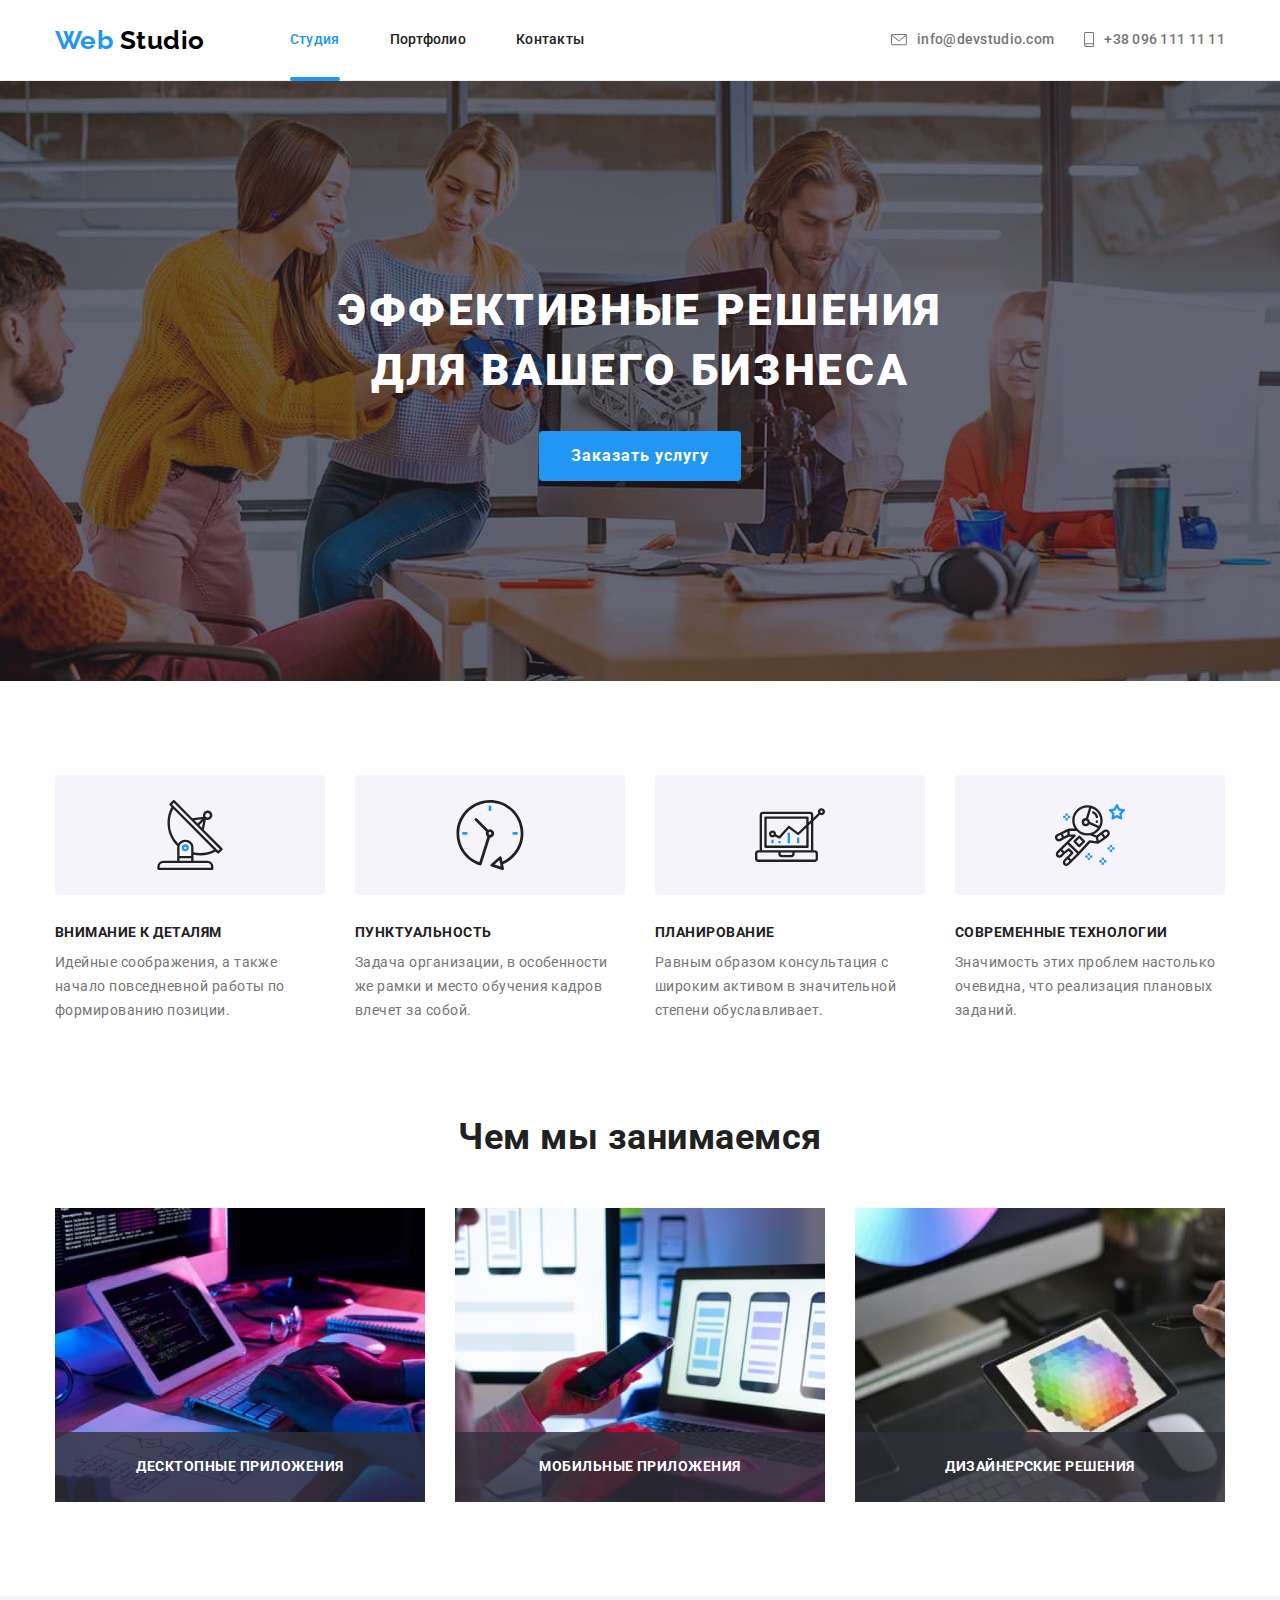
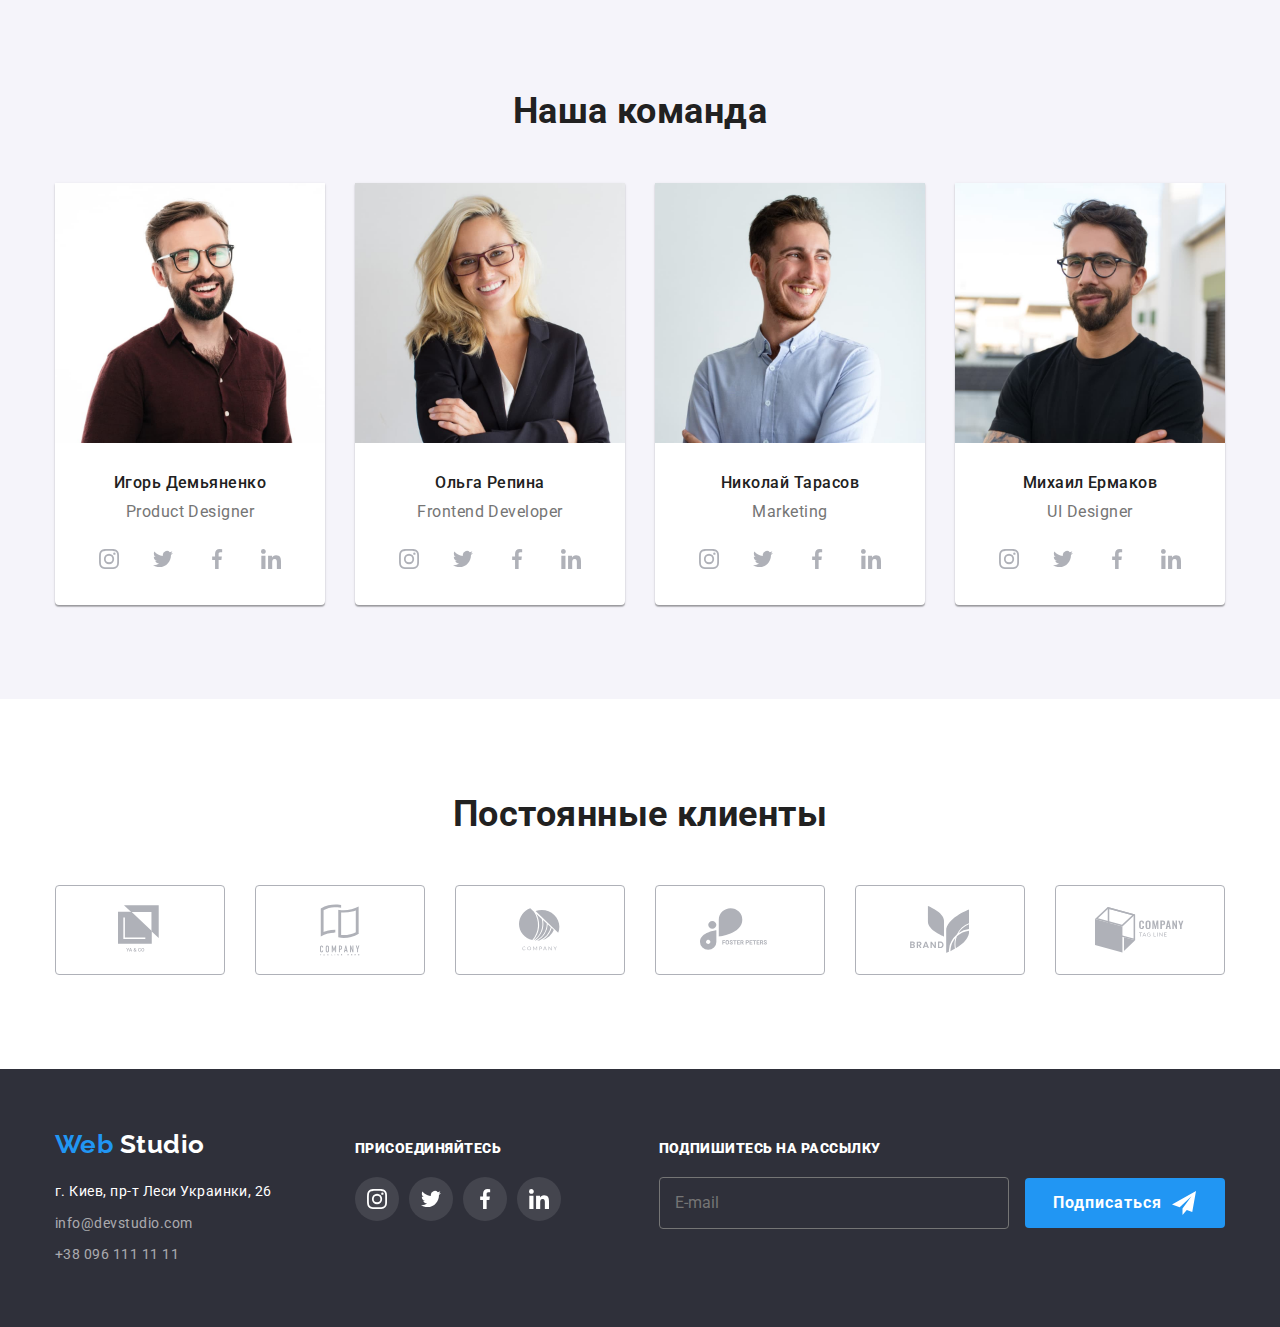
<file: index.html>
<!DOCTYPE html>
<html lang="ru">
	<head>
		<meta charset="UTF-8" />
		<meta name="viewport" content="width=device-width, initial-scale=1.0" />
		<title>Web Studio</title>
		<link
			href="https://fonts.googleapis.com/css2?family=Raleway:wght@700&family=Roboto:wght@400;500;700;900&display=swap"
			rel="stylesheet"
		/>
		<link rel="stylesheet" href="./css/normalize.css" />
		<link rel="stylesheet" href="./css/styles.css" />
	</head>

	<body>
		<!-- Header -->
		<header class="header">
			<div class="container header-flexbox">
				<nav class="header-nav">
					<a href="./index.html" lang="en" class="logo no-margin-bottom link">
						Web
						<span class="logo-header">Studio</span>
					</a>

					<ul class="site-nav list">
						<li>
							<a href="./index.html" class="link current">Студия</a>
						</li>
						<li><a href="./portfolio.html" class="link">Портфолио</a></li>
						<li><a href="#" class="link">Контакты</a></li>
					</ul>
				</nav>

				<ul class="contacts list">
					<li class="contacts-item">
						<a href="mailto:info@devstudio.com" target="_blank" rel="noopener noreferrer" class="link" aria-label="Написать e-mail">
							<svg class="icon-envelope contacts-icon">
								<use href="./images/icons/sprite.svg#icon-envelope"></use>
							</svg>
							info@devstudio.com
						</a>
					</li>
					<li class="contacts-item">
						<a href="tel:+380961111111" class="link" aria-label="Позвонить">
							<svg class="icon-smartphone contacts-icon">
								<use href="./images/icons/sprite.svg#icon-smartphone"></use>
							</svg>
							+38 096 111 11 11
						</a>
					</li>
				</ul>
			</div>
		</header>

		<main>
			<!-- Hero -->
			<section class="hero-section">
				<div class="overlay hero-flexbox">
					<div class="container">
							<h1 class="hero-title">Эффективные решения для вашего бизнеса</h1>
							<button type="button" class="hero-button" data-modal-open>Заказать услугу</button>
					</div>
				</div>
			</section>

			<!-- Our advantages -->
			<section class="section">
				<div class="container">
					<h2 class="visually-hidden">Наши преимущества</h2>
					<ul class="advantages list">
						<li class="advantages-item">
							<div class="advantages-icon-place">
								<svg class="advantages-icon">
								<use href=./images/icons/sprite.svg#icon-antenna></use>
							</svg>
							</div>
							<div class="advantages-description">
								<h3>Внимание к деталям</h3>
								<p>
									Идейные соображения, а также начало повседневной работы по формированию позиции.
								</p>
							</div>
						</li>
						<li class="advantages-item">
							<div class="advantages-icon-place">
								<svg class="advantages-icon">
								<use href=./images/icons/sprite.svg#icon-clock></use>
							</svg>
							</div>
							<div class="advantages-description">
								<h3>Пунктуальность</h3>
								<p>
									Задача организации, в особенности же рамки и место обучения кадров влечет за собой.
								</p>
							</div>
						</li>
						<li class="advantages-item">
							<div class="advantages-icon-place">
								<svg class="advantages-icon">
								<use href=./images/icons/sprite.svg#icon-diagram></use>
							</svg>
							</div>
					<div class="advantages-description">
								<h3>Планирование</h3>
								<p>
									Равным образом консультация с широким активом в значительной степени обуславливает.
								</p>
							</div>
						</li>
						<li class="advantages-item">
							<div class="advantages-icon-place">
								<svg class="advantages-icon">
								<use href=./images/icons/sprite.svg#icon-astronaut></use>
							</svg>
							</div>
					<div class="advantages-description">
								<h3>Современные технологии</h3>
								<p>
									Значимость этих проблем настолько очевидна, что реализация плановых заданий.
								</p>
							</div>
						</li>
					</ul>
				</div>
			</section>

			<!-- Our services -->
			<section class="section no-padding">
				<div class="container">
					<h2 class="section-title">Чем мы занимаемся</h2>

					<ul class="services list">
						<li class="services-item">
							<img src="./images/services/desktop.jpg" alt="Десктопные приложения" width="370" />
							<h3>Десктопные приложения</h3>
						</li>
						<li class="services-item">
							<img src="./images/services/mobile.jpg" alt="Мобильные приложения" width="370" />
							<h3>Мобильные приложения</h3>
						</li>
						<li class="services-item">
							<img src="./images/services/design.jpg" alt="Дизайн" width="370" />
							<h3>Дизайнерские решения</h3>
						</li>
					</ul>
				</div>
			</section>

			<!-- Our team -->
			<section class="section secondary-background">
				<div class="container">
					<h2 class="section-title">Наша команда</h2>
					<ul class="team list">
						<li class="team-card">
							<img src="./images/team/igor-demianenko.jpg" alt="Игорь Демьяненко" width="270" />
							<div class="team-member-information">
								<h3>Игорь Демьяненко</h3>
								<p lang="en">Product Designer</p>
								<ul class="list social-links">
									<li class="social-links-item">
										<a href="#" target="_blank" rel="noopener noreferrer" aria-label='Ссылка на Instagram'>
											<svg class="socials-icon">
												<use href='./images/icons/sprite.svg#icon-instagram'></use>
											</svg>
										</a>
									</li>
									<li class="social-links-item">
										<a href="#" target="_blank" rel="noopener noreferrer" aria-label='Ссылка на Twitter'>
											<svg class="socials-icon">
												<use href='./images/icons/sprite.svg#icon-twitter'></use>
											</svg>
										</a>
									</li>
									<li class="social-links-item">
										<a href="#" target="_blank" rel="noopener noreferrer" aria-label='Ссылка на Facebook'>
											<svg class="socials-icon">
												<use href='./images/icons/sprite.svg#icon-facebook'></use>
											</svg>
										</a>
									</li>
									<li class="social-links-item">
										<a href="#" target="_blank" rel="noopener noreferrer" aria-label='Ссылка на LinkedIn'>
											<svg class="socials-icon">
												<use href='./images/icons/sprite.svg#icon-linkedin'></use>
											</svg>
										</a>
									</li>
								</ul>
							</div>
						</li>
						<li class="team-card">
							<img src="./images/team/olga-repina.jpg" alt="Ольга Репина" width="270" />
							<div class="team-member-information">
								<h3>Ольга Репина</h3>
								<p lang="en">Frontend Developer</p>
								<ul class="list social-links">
									<li class="social-links-item">
										<a href="#" target="_blank" rel="noopener noreferrer" aria-label='Ссылка на Instagram'>
											<svg class="socials-icon">
												<use href='./images/icons/sprite.svg#icon-instagram'></use>
											</svg>
										</a>
									</li>
									<li class="social-links-item">
										<a href="#" target="_blank" rel="noopener noreferrer" aria-label='Ссылка на Twitter'>
											<svg class="socials-icon">
												<use href='./images/icons/sprite.svg#icon-twitter'></use>
											</svg>
										</a>
									</li>
									<li class="social-links-item">
										<a href="#" target="_blank" rel="noopener noreferrer" aria-label='Ссылка на Facebook'>
											<svg class="socials-icon">
												<use href='./images/icons/sprite.svg#icon-facebook'></use>
											</svg>
										</a>
									</li>
									<li class="social-links-item">
										<a href="#" target="_blank" rel="noopener noreferrer" aria-label='Ссылка на LinkedIn'>
											<svg class="socials-icon">
												<use href='./images/icons/sprite.svg#icon-linkedin'></use>
											</svg>
										</a>
									</li>
								</ul>
							</div>
						</li>
						<li class="team-card">
							<img src="./images/team/nikolai-tarasov.jpg" alt="Николай Тарасов" width="270" />
							<div class="team-member-information">
								<h3>Николай Тарасов</h3>
								<p lang="en">Marketing</p>
								<ul class="list social-links">
									<li class="social-links-item">
										<a href="#" target="_blank" rel="noopener noreferrer" aria-label='Ссылка на Instagram'>
											<svg class="socials-icon">
												<use href='./images/icons/sprite.svg#icon-instagram'></use>
											</svg>
										</a>
									</li>
									<li class="social-links-item">
										<a href="#" target="_blank" rel="noopener noreferrer" aria-label='Ссылка на Twitter'>
											<svg class="socials-icon">
												<use href='./images/icons/sprite.svg#icon-twitter'></use>
											</svg>
										</a>
									</li>
									<li class="social-links-item">
										<a href="#" target="_blank" rel="noopener noreferrer" aria-label='Ссылка на Facebook'>
											<svg class="socials-icon">
												<use href='./images/icons/sprite.svg#icon-facebook'></use>
											</svg>
										</a>
									</li>
									<li class="social-links-item">
										<a href="#" target="_blank" rel="noopener noreferrer" aria-label='Ссылка на LinkedIn'>
											<svg class="socials-icon">
												<use href='./images/icons/sprite.svg#icon-linkedin'></use>
											</svg>
										</a>
									</li>
								</ul>
							</div>
						</li>
						<li class="team-card">
							<img src="./images/team/mihail-ermakov.jpg" alt="Михаил Ермаков" width="270" />
							<div class="team-member-information">
								<h3>Михаил Ермаков</h3>
								<p lang="en">UI Designer</p>
								<ul class="list social-links">
									<li class="social-links-item">
										<a href="#" target="_blank" rel="noopener noreferrer" aria-label='Ссылка на Instagram'>
											<svg class="socials-icon">
												<use href='./images/icons/sprite.svg#icon-instagram'></use>
											</svg>
										</a>
									</li>
									<li class="social-links-item">
										<a href="#" target="_blank" rel="noopener noreferrer" aria-label='Ссылка на Twitter'>
											<svg class="socials-icon">
												<use href='./images/icons/sprite.svg#icon-twitter'></use>
											</svg>
										</a>
									</li>
									<li class="social-links-item">
										<a href="#" target="_blank" rel="noopener noreferrer">
											<svg class="socials-icon">
												<use href='./images/icons/sprite.svg#icon-facebook' aria-label='Ссылка на Facebook'></use>
											</svg>
										</a>
									</li>
									<li class="social-links-item">
										<a href="#" target="_blank" rel="noopener noreferrer" aria-label='Ссылка на LinkedIn'>
											<svg class="socials-icon">
												<use href='./images/icons/sprite.svg#icon-linkedin'></use>
											</svg>
										</a>
									</li>
								</ul>
							</div>
						</li>
					</ul>
				</div>
			</section>

			<!-- Our clients -->
			<section class="section">
				<div class="container">
					<h2 class="section-title">Постоянные клиенты</h2>
					<ul class="clients list">
						<li class="clients-item">
							<a href="#" target="_blank" rel="noopener noreferrer">
								<svg class="clients-logo-icon" width=45 height=50>
									<use href='./images/icons/sprite.svg#icon-logo1'></use>
								</svg>
							</a>
						</li>
						<li class="clients-item">
							<a href="#" target="_blank" rel="noopener noreferrer">
								<svg class="clients-logo-icon" width=40 height=52>
									<use href='./images/icons/sprite.svg#icon-logo2'></use>
								</svg>
							</a>
						</li>
						<li class="clients-item">
							<a href="#" target="_blank" rel="noopener noreferrer">
								<svg class="clients-logo-icon" width=41 height=43>
									<use href='./images/icons/sprite.svg#icon-logo3'></use>
								</svg>
							</a>
						</li>
						<li class="clients-item">
							<a href="#" target="_blank" rel="noopener noreferrer">
								<svg class="clients-logo-icon" width=80 height=43>
									<use href='./images/icons/sprite.svg#icon-logo4'></use>
								</svg>
							</a>
						</li>
						<li class="clients-item">
							<a href="#" target="_blank" rel="noopener noreferrer">
								<svg class="clients-logo-icon" width=59 height=47>
									<use href='./images/icons/sprite.svg#icon-logo5'></use>
								</svg>
							</a>
						</li>
						<li class="clients-item">
							<a href="#" target="_blank" rel="noopener noreferrer">
								<svg class="clients-logo-icon" width=89 height=46>
									<use href='./images/icons/sprite.svg#icon-logo6'></use>
								</svg>
							</a>
						</li>
					</ul>
				</div>
			</section>
		</main>

		<!-- Footer -->
		<footer class="footer">
			<div class="container footer-flexbox">
				<div class="footer-information footer-flexbox">
					<div class="footer-contacts-block">
						<a href="./index.html" lang="en" class="logo link">
							Web
							<span class="logo-footer">Studio</span>
						</a>
						<address class="address">
							г. Киев, пр-т Леси Украинки, 26
						</address>

						<ul class="contacts-footer list">
							<li>
								<a href="mailto:info@devstudio.com" target="_blank" rel="noopener noreferrer" class="link">
									info@devstudio.com
								</a>
							</li>
							<li><a href="tel:+380961111111" class="link">+38 096 111 11 11</a></li>
						</ul>
					</div>

					<div class="footer-contacts-block">
						<p class="call-to-action"><b>Присоединяйтесь</b></p>
						<ul class="footer-social-links-list list">
							<li class="footer-social-links-item">
								<a href="#" target="_blank" rel="noopener noreferrer" aria-label='Ссылка на Instagram'>
									<svg class="footer-socials-icon">
										<use href='./images/icons/sprite.svg#icon-instagram'>
										</use>
									</svg>
								</a>
							</li>
							<li class="footer-social-links-item">
								<a href="#" target="_blank" rel="noopener noreferrer" aria-label='Ссылка на Twitter'>
									<svg class="footer-socials-icon">
										<use href='./images/icons/sprite.svg#icon-twitter'>
										</use>
									</svg>
								</a>
							</li>
							<li class="footer-social-links-item">
								<a href="#" target="_blank" rel="noopener noreferrer" aria-label='Ссылка на Facebook'>
									<svg class="footer-socials-icon">
										<use href='./images/icons/sprite.svg#icon-facebook'>
										</use>
									</svg>
								</a>
							</li>
							<li class="footer-social-links-item">
								<a href="#" target="_blank" rel="noopener noreferrer" aria-label='Ссылка на LinkedIn'>
									<svg class="footer-socials-icon">
										<use href='./images/icons/sprite.svg#icon-linkedin'>
										</use>
									</svg>
								</a>
							</li>
						</ul>
					</div>
				</div>

				<div class="footer-information form">
					<div>
						<p class="call-to-action"><b>Подпишитесь на рассылку</b></p>
						<form>
							<input type="email" placeholder="E-mail" />
							<button class="form-button">Подписаться
								<svg class='button-icon'>
									<use href='./images/icons/sprite.svg#icon-plane'></use>
								</svg>
							</button>
						</form>
					</div>
				</div>
			</div>
		</footer>

		<!-- Modal -->

		<div class="modal-backdrop is-hidden" data-modal>
			<div class="modal">
				<button class="close-button" data-modal-close>
					<svg class="close-button-icon">
						<use href="./images/icons/sprite.svg#icon-close-button"></use>
					</svg>
				</button>
			</div>
		</div>
		<script src="./js/modal.js"></script>
	</body>
</html>
</file>
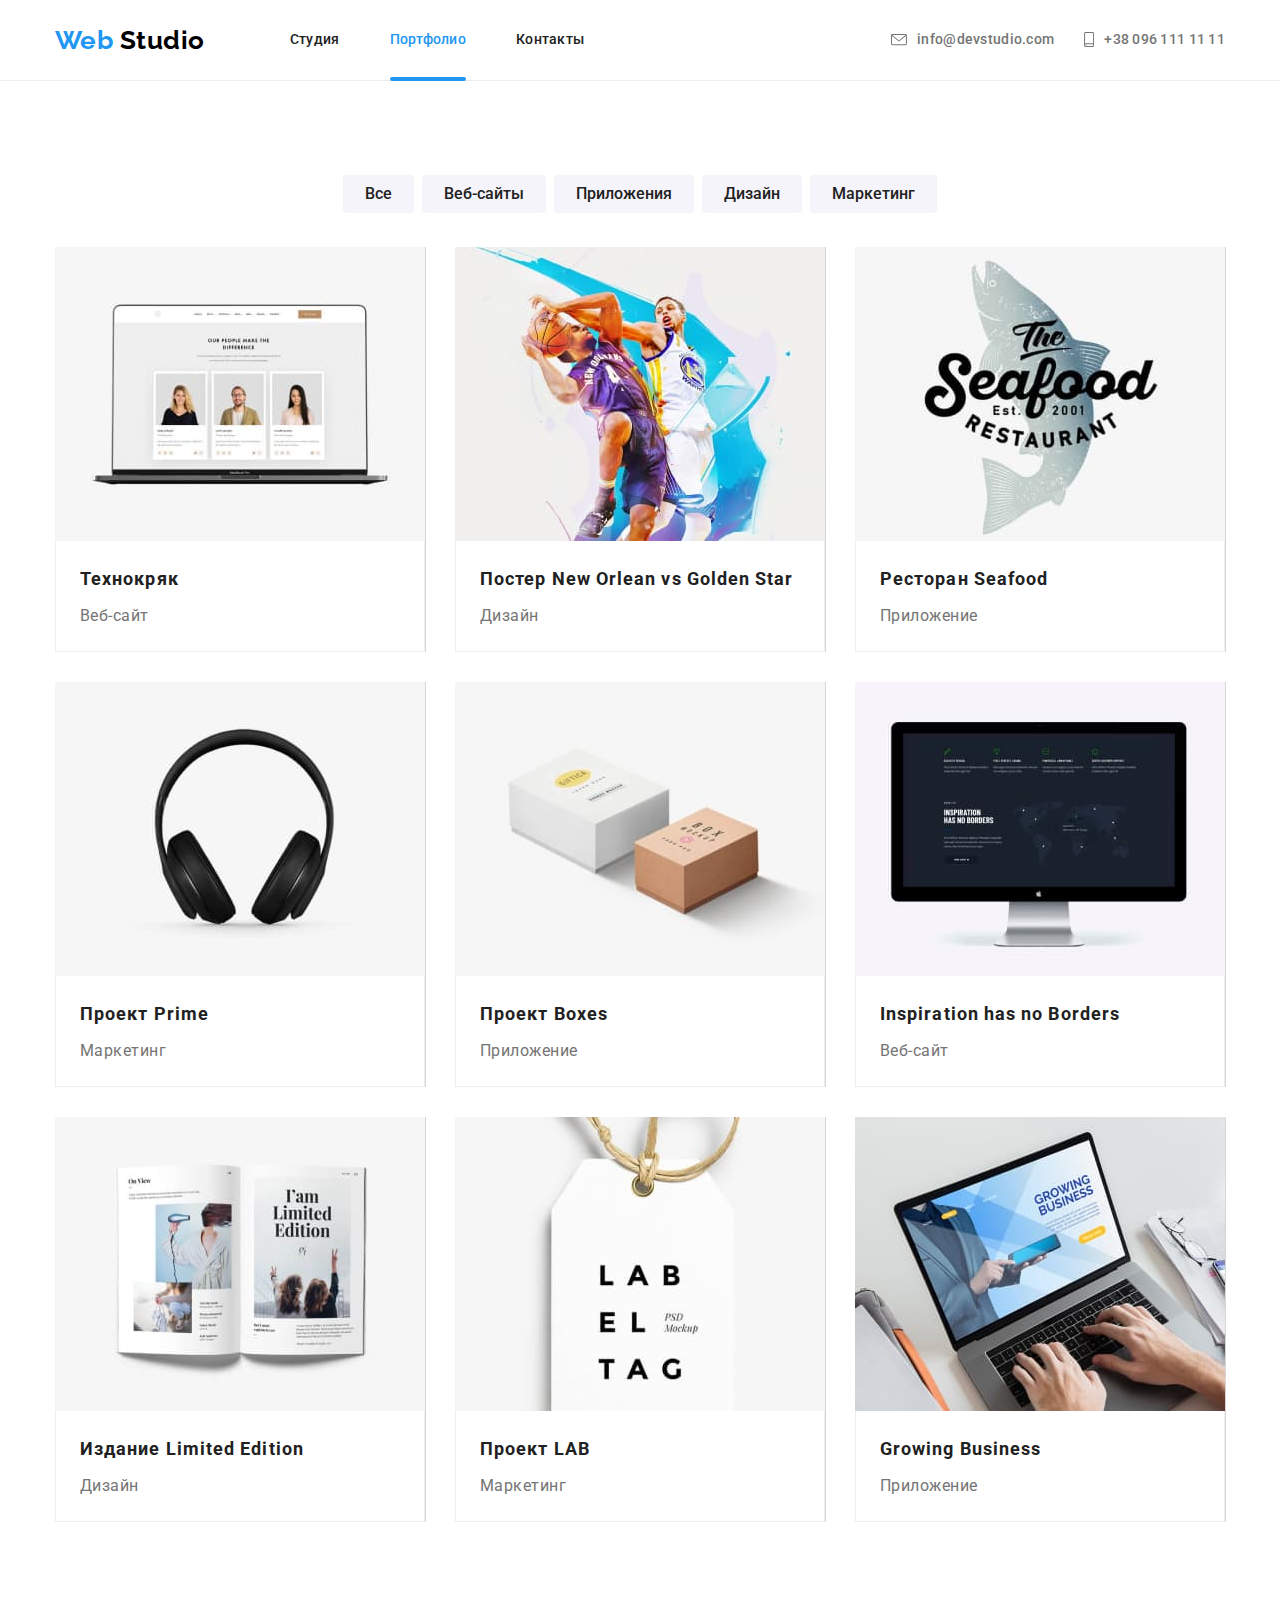
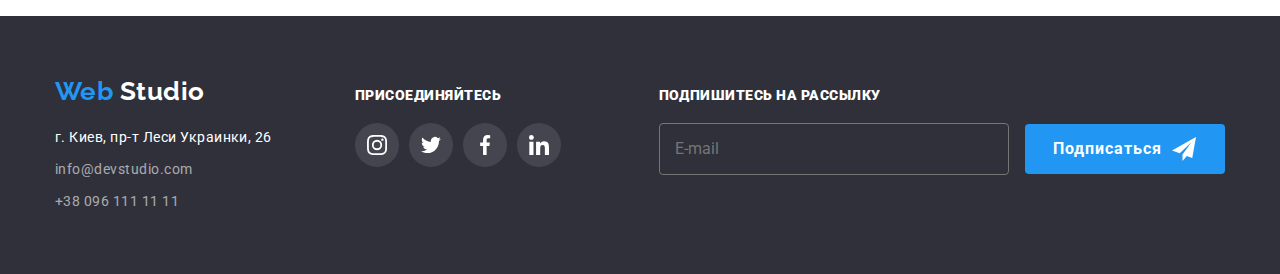
<file: portfolio.html>
<!DOCTYPE html>
<html lang="ru">
	<head>
		<meta charset="UTF-8" />
		<meta name="viewport" content="width=device-width, initial-scale=1.0" />
		<title>Portfolio - Web Studio</title>
		<link
			href="https://fonts.googleapis.com/css2?family=Raleway:wght@700&family=Roboto:wght@400;500;700;900&display=swap"
			rel="stylesheet"
		/>
		<link rel="stylesheet" href="./css/normalize.css" />
		<link rel="stylesheet" href="./css/styles.css" />
	</head>
	<body>
		<!-- Header -->
		<header class="header">
			<div class="container header-flexbox">
				<nav class="header-nav">
					<a href="./index.html" lang="en" class="logo no-margin-bottom link">
						Web
						<span class="logo-header">Studio</span>
					</a>

					<ul class="site-nav list">
						<li>
							<a href="./index.html" class="link">Студия</a>
						</li>
						<li><a href="./portfolio.html" class="link current">Портфолио</a></li>
						<li><a href="#" class="link">Контакты</a></li>
					</ul>
				</nav>

				<ul class="contacts list">
					<li class="contacts-item">
						<a href="mailto:info@devstudio.com" target="_blank" rel="noopener noreferrer" class="link">
							<svg class="icon-envelope contacts-icon">
								<use href="./images/icons/sprite.svg#icon-envelope"></use>
							</svg>
							info@devstudio.com
						</a>
					</li>
					<li class="contacts-item">
						<a href="tel:+380961111111" class="link">
							<svg class="icon-smartphone contacts-icon">
								<use href="./images/icons/sprite.svg#icon-smartphone"></use>
							</svg>
							+38 096 111 11 11
						</a>
					</li>
				</ul>
			</div>
		</header>

		<main>
			<section class="section">
				<div class="container">
					<h1 class="visually-hidden">Портфолио</h1>

					<!-- Filter -->
					<ul class="portfolio-filter list">
						<li><button type="button">Все</button></li>
						<li><button type="button">Веб-сайты</button></li>
						<li><button type="button">Приложения</button></li>
						<li><button type="button">Дизайн</button></li>
						<li><button type="button">Маркетинг</button></li>
					</ul>

					<!-- Projects -->
					<ul class="portfolio-projects list">
						<li class="portfolio-card">
							<a href="#" target="_blank" rel="noopener noreferrer" class="link">
								<div class="overlay-box">
									<img src="./images/portfolio/techno.jpg" alt="Сайт на экране ноутбука" width="370" />
									<div class="overlay-project-information">
										<p>
											Технокряк это современная площадка распространения коронавируса. Компании используют эту платформу
											для цифрового шпионажа и атак на защищённые сервера конкурентов.
										</p>
									</div>
								</div>
								<div class="portfolio-project-information">
									<h2>Технокряк</h2>
									<p>Веб-сайт</p>
								</div>
							</a>
						</li>
						<li class="portfolio-card">
							<a href="#" target="_blank" rel="noopener noreferrer" class="link">
								<div class="overlay-box">
									<img
										src="./images/portfolio/new-orleans-vs-golden-star.jpg"
										alt="Постер для баскетбольного матча"
										width="370"
									/>
									<div class="overlay-project-information">
										<p>
											Lorem ipsum dolor sit amet consectetur adipisicing elit. Reiciendis praesentium, culpa expedita et
											dolorem animi? Impedit laboriosam dolor dignissimos numquam id! Quae ut dolorum nam earum
											doloremque pariatur voluptas consectetur.
										</p>
									</div>
								</div>
								<div class="portfolio-project-information">
									<h2>Постер New Orlean vs Golden Star</h2>
									<p>Дизайн</p>
								</div>
							</a>
						</li>
						<li class="portfolio-card">
							<a href="#" target="_blank" rel="noopener noreferrer" class="link">
								<div class="overlay-box">
									<img
										src="./images/portfolio/seafood-restaurant.jpg"
										alt="Логотип ресторана морепродуктов"
										width="370"
									/>
									<div class="overlay-project-information">
										<p>
											Lorem ipsum dolor sit amet consectetur adipisicing elit. Magnam illum eligendi dolores amet qui
											fugit delectus. Eum sequi iusto ad aspernatur labore perspiciatis? Vero vel qui sed, officiis
											totam adipisci!
										</p>
									</div>
								</div>
								<div class="portfolio-project-information">
									<h2>
										Ресторан
										<span lang="en">Seafood</span>
									</h2>
									<p>Приложение</p>
								</div>
							</a>
						</li>
						<li class="portfolio-card">
							<a href="#" target="_blank" rel="noopener noreferrer" class="link">
								<div class="overlay-box">
									<img src="./images/portfolio/prime-project.jpg" alt="Наушники" width="370" />
									<div class="overlay-project-information">
										<p>
											Lorem ipsum dolor sit amet consectetur adipisicing elit. Eveniet voluptatem dolor asperiores,
											incidunt maiores mollitia delectus possimus. Nulla vel veritatis dolores assumenda corrupti odit,
											cum molestiae magnam itaque. At, minus!
										</p>
									</div>
								</div>
								<div class="portfolio-project-information">
									<h2>
										Проект
										<span lang="en">Prime</span>
									</h2>
									<p>Маркетинг</p>
								</div>
							</a>
						</li>
						<li class="portfolio-card">
							<a href="#" target="_blank" rel="noopener noreferrer" class="link">
								<div class="overlay-box">
									<img src="./images/portfolio/boxes-project.jpg" alt="Коробки" width="370" />
									<div class="overlay-project-information">
										<p>
											Lorem ipsum dolor sit amet consectetur adipisicing elit. Eveniet voluptatem dolor asperiores,
											incidunt maiores mollitia delectus possimus. Nulla vel veritatis dolores assumenda corrupti odit,
											cum molestiae magnam itaque. At, minus!
										</p>
									</div>
								</div>
								<div class="portfolio-project-information">
									<h2>
										Проект
										<span lang="en">Boxes</span>
									</h2>
									<p>Приложение</p>
								</div>
							</a>
						</li>
						<li class="portfolio-card">
							<a href="#" target="_blank" rel="noopener noreferrer" class="link">
								<div class="overlay-box">
									<img src="./images/portfolio/desktop.jpg" alt="Монитор ПК" width="370" />
									<div class="overlay-project-information">
										<p>
											Lorem ipsum dolor sit amet consectetur adipisicing elit. Eveniet voluptatem dolor asperiores,
											incidunt maiores mollitia delectus possimus. Nulla vel veritatis dolores assumenda corrupti odit,
											cum molestiae magnam itaque. At, minus!
										</p>
									</div>
								</div>
								<div class="portfolio-project-information">
									<h2 lang="en">Inspiration has no Borders</h2>
									<p>Веб-сайт</p>
								</div>
							</a>
						</li>
						<li class="portfolio-card">
							<a href="#" target="_blank" rel="noopener noreferrer" class="link">
								<div class="overlay-box">
									<img src="./images/portfolio/limited-edition.jpg" alt="Разворот журнала" width="370" />
									<div class="overlay-project-information">
										<p>
											Lorem ipsum dolor sit amet consectetur adipisicing elit. Eveniet voluptatem dolor asperiores,
											incidunt maiores mollitia delectus possimus. Nulla vel veritatis dolores assumenda corrupti odit,
											cum molestiae magnam itaque. At, minus!
										</p>
									</div>
								</div>
								<div class="portfolio-project-information">
									<h2>
										Издание
										<span lang="en">Limited Edition</span>
									</h2>
									<p>Дизайн</p>
								</div>
							</a>
						</li>
						<li class="portfolio-card">
							<a href="#" target="_blank" rel="noopener noreferrer" class="link">
								<div class="overlay-box">
									<img src="./images/portfolio/lab-tag-project.jpg" alt="Этикетка" width="370" />
									<div class="overlay-project-information">
										<p>
											Lorem ipsum dolor sit amet consectetur adipisicing elit. Eveniet voluptatem dolor asperiores,
											incidunt maiores mollitia delectus possimus. Nulla vel veritatis dolores assumenda corrupti odit,
											cum molestiae magnam itaque. At, minus!
										</p>
									</div>
								</div>
								<div class="portfolio-project-information">
									<h2>
										Проект
										<span lang="en">LAB</span>
									</h2>
									<p>Маркетинг</p>
								</div>
							</a>
						</li>
						<li class="portfolio-card">
							<a href="#" target="_blank" rel="noopener noreferrer" class="link">
								<div class="overlay-box">
									<img src="./images/portfolio/laptop.jpg" alt="Ноутбук" width="370" />
									<div class="overlay-project-information">
										<p>
											Lorem ipsum dolor sit amet consectetur adipisicing elit. Eveniet voluptatem dolor asperiores,
											incidunt maiores mollitia delectus possimus. Nulla vel veritatis dolores assumenda corrupti odit,
											cum molestiae magnam itaque. At, minus!
										</p>
									</div>
								</div>
								<div class="portfolio-project-information">
									<h2 lang="en">Growing Business</h2>
									<p>Приложение</p>
								</div>
							</a>
						</li>
					</ul>
				</div>
			</section>
		</main>

		<!-- Footer -->
		<footer class="footer">
			<div class="container footer-flexbox">
				<div class="footer-information footer-flexbox">
					<div class="footer-contacts-block">
						<a href="./index.html" lang="en" class="logo link">
							Web
							<span class="logo-footer">Studio</span>
						</a>
						<address class="address">
							г. Киев, пр-т Леси Украинки, 26
						</address>

						<ul class="contacts-footer list">
							<li>
								<a href="mailto:info@devstudio.com" target="_blank" rel="noopener noreferrer" class="link">
									info@devstudio.com
								</a>
							</li>
							<li><a href="tel:+380961111111" class="link">+38 096 111 11 11</a></li>
						</ul>
					</div>

					<div class="footer-contacts-block">
						<p class="call-to-action"><b>Присоединяйтесь</b></p>
						<ul class="footer-social-links-list list">
							<li class="footer-social-links-item">
								<a href="#" target="_blank" rel="noopener noreferrer">
									<svg class="footer-socials-icon">
										<use href="./images/icons/sprite.svg#icon-instagram"></use>
									</svg>
								</a>
							</li>
							<li class="footer-social-links-item">
								<a href="#" target="_blank" rel="noopener noreferrer">
									<svg class="footer-socials-icon">
										<use href="./images/icons/sprite.svg#icon-twitter"></use>
									</svg>
								</a>
							</li>
							<li class="footer-social-links-item">
								<a href="#" target="_blank" rel="noopener noreferrer">
									<svg class="footer-socials-icon">
										<use href="./images/icons/sprite.svg#icon-facebook"></use>
									</svg>
								</a>
							</li>
							<li class="footer-social-links-item">
								<a href="#" target="_blank" rel="noopener noreferrer">
									<svg class="footer-socials-icon">
										<use href="./images/icons/sprite.svg#icon-linkedin"></use>
									</svg>
								</a>
							</li>
						</ul>
					</div>
				</div>

				<div class="footer-information form">
					<div>
						<p class="call-to-action"><b>Подпишитесь на рассылку</b></p>
						<form>
							<input type="email" placeholder="E-mail" />
							<button class="form-button">
								Подписаться
								<svg class="button-icon">
									<use href="./images/icons/sprite.svg#icon-plane"></use>
								</svg>
							</button>
						</form>
					</div>
				</div>
			</div>
		</footer>
	</body>
</html>
</file>
<file: css/styles.css>
/* Basic palette */
:root {
	--primary-title-color: #212121;
	--primary-text-color: #757575;
	--primary-white-color: #ffffff;
	--primary-black-color: #000000;
	--secondary-bg-color: #f5f4fa;
	--footer-bg-color: #2f303a;
	--accent-color: #2196f3;
	--primary-icons-color: #afb1b8;
}

/* Global css properties */
html {
	box-sizing: border-box;
}

*,
*::before,
*::after {
	box-sizing: inherit;
}

body {
	font-family: "Roboto", sans-serif;
	letter-spacing: 0.03em;
}

img {
	display: block;
	max-width: 100%;
	height: auto;
}

/* Rules for reseting properties */
.link {
	text-decoration: none;
}

.list {
	margin: 0;
	padding: 0;
	list-style: none;
}

.container {
	width: 1200px;
	padding-right: 15px;
	padding-left: 15px;
	margin-right: auto;
	margin-left: auto;
}

/* Header */
/* Site navigation */
.header {
	border-bottom: 1px solid #ececec;
}

.header-flexbox {
	display: flex;
	align-items: center;
}

.header-nav {
	display: flex;
	align-items: center;
	margin-right: auto;
}

.site-nav {
	display: flex;
}

.site-nav li:not(:last-child) {
	margin-right: 50px;
}

.site-nav a {
	display: block;
	padding-top: 32px;
	padding-bottom: 32px;

	font-weight: 500;
	font-size: 14px;
	line-height: 1.14;
	letter-spacing: 0.02em;

	color: var(--primary-title-color);

	transition: color 250ms cubic-bezier(0.4, 0, 0.2, 1);
}

.site-nav a:hover,
.site-nav a:focus {
	color: var(--accent-color);
}

.site-nav .current {
	position: relative;

	color: var(--accent-color);
}

.site-nav .current::after {
	content: " ";
	position: absolute;

	bottom: -1px;
	left: 0;

	width: 100%;
	height: 4px;

	background-color: var(--accent-color);
	border-radius: 2px;
}

/* Logo */
.logo {
	display: block;
	margin-right: 85px;
	margin-bottom: 20px;

	font-family: "Raleway", sans-serif;
	font-weight: 700;
	font-size: 26px;
	line-height: 1.19;

	color: var(--accent-color);
}

/* Logo in header */
.logo-header {
	color: var(--primary-black-color);
}

.logo.no-margin-bottom {
	margin-bottom: 0;
}

/* Logo in footer */
.logo-footer {
	color: var(--primary-white-color);
}

/* Contacts in header */
.contacts {
	display: flex;
}

.contacts-item:not(:last-child) {
	margin-right: 30px;
}

.contacts-item a {
	display: inline-flex;
	align-items: center;
	padding-top: 32px;
	padding-bottom: 32px;

	font-weight: 500;
	font-size: 14px;
	line-height: 1.14;
	letter-spacing: 0.02em;

	color: var(--primary-text-color);

	transition: color 250ms cubic-bezier(0.4, 0, 0.2, 1);
}

.contacts-item a:hover,
.contacts-item a:focus {
	color: var(--accent-color);
}

.contacts-icon {
	margin-right: 10px;
	fill: currentColor;
}

.icon-envelope {
	width: 16px;
	height: 12px;
}

.icon-smartphone {
	width: 10px;
	height: 15px;
}

/* Hero section */
.hero-section {
	text-align: center;
}

.overlay {
	height: 600px;
	max-width: 1600px;

	margin-right: auto;
	margin-left: auto;

	background-color: rgba(47, 48, 58, 0.4);
	background-image: linear-gradient(to right, rgba(47, 48, 58, 0.4), rgba(47, 48, 58, 0.4)),
		url("../images/background/hero-bg-image.jpg");
	background-repeat: no-repeat;
	background-position: center;
	background-size: cover;
}

.hero-flexbox {
	display: flex;
	align-items: center;
}

.hero-title {
	margin-top: 0;
	margin-right: auto;
	margin-bottom: 30px;
	margin-left: auto;
	width: 696px;

	font-weight: 900;
	font-size: 44px;
	line-height: 1.36;
	letter-spacing: 0.06em;
	text-transform: uppercase;

	color: var(--primary-white-color);
}

.hero-button {
	display: inline-flex;
	align-items: center;
	min-width: 200px;
	min-height: 50px;

	padding-top: 10px;
	padding-right: 32px;
	padding-bottom: 10px;
	padding-left: 32px;
	border-radius: 4px;

	/* font-family: inherit; */
	font-weight: 700;
	font-size: 16px;
	line-height: 1.87;
	letter-spacing: 0.06em;

	color: var(--primary-white-color);

	background-color: var(--accent-color);
	border: transparent;

	cursor: pointer;

	transition: color 250ms cubic-bezier(0.4, 0, 0.2, 1), background-color 250ms cubic-bezier(0.4, 0, 0.2, 1);
}

.hero-button:hover,
.hero-button:focus {
	color: var(--accent-color);
	background-color: var(--primary-white-color);
}

/* Advantages section */
.section {
	padding-top: 94px;
	padding-bottom: 94px;
}

.visually-hidden {
	position: absolute !important;
	clip: rect(1px 1px 1px 1px);
	/* IE6, IE7 */
	clip: rect(1px, 1px, 1px, 1px);
	padding: 0 !important;
	border: 0 !important;
	height: 1px !important;
	width: 1px !important;
	overflow: hidden;
}

.advantages {
	display: flex;
	flex-wrap: wrap;
}

.advantages-description {
	padding-top: 30px;
}

.advantages-item {
	width: calc((100% - 30px * 3) / 4);
}

.advantages-item:not(:nth-child(4n)) {
	margin-right: 30px;
}

.advantages-icon-place {
	display: flex;
	justify-content: center;
	align-items: center;
	border-radius: 4px;

	width: 270px;
	height: 120px;
	background-color: var(--secondary-bg-color);
}
.advantages-icon {
	width: 70px;
	height: 70px;
}

.advantages h3 {
	margin-top: 0;
	margin-bottom: 10px;

	font-weight: 700;
	font-size: 14px;
	line-height: 1.14;
	text-transform: uppercase;

	color: var(--primary-title-color);
}

.advantages p {
	margin: 0;

	font-weight: 400;
	font-size: 14px;
	line-height: 1.7;

	color: var(--primary-text-color);
}

/* Title for all sections but Hero */
.section-title {
	margin-top: 0;
	margin-bottom: 50px;

	font-weight: 700;
	font-size: 36px;
	line-height: 1.17;
	text-align: center;

	color: var(--primary-title-color);
}

/* Services section */
.section.no-padding {
	padding-top: 0;
}

.services {
	display: flex;
	flex-wrap: wrap;
}

.services-item {
	position: relative;
	width: calc((100% - 30px * 2) / 3);
}

.services-item:not(:nth-child(3n)) {
	margin-right: 30px;
}

.services h3 {
	position: absolute;
	bottom: 0;
	left: 0;
	right: 0;

	margin: 0;
	padding-top: 27px;
	padding-bottom: 27px;

	font-weight: 700;
	font-size: 14px;
	line-height: 1.14;
	text-transform: uppercase;
	text-align: center;

	color: var(--primary-white-color);
	background-color: rgba(47, 48, 58, 0.8);
}

/* Team section */
.secondary-background {
	background-color: var(--secondary-bg-color);
}

.team {
	display: flex;
	flex-wrap: wrap;
}

.team-card {
	width: calc((100% - 30px * 3) / 4);

	border-radius: 0px 0px 4px 4px;
	background-color: var(--primary-white-color);
	box-shadow: 0px 2px 1px rgba(0, 0, 0, 0.2), 0px 1px 1px rgba(0, 0, 0, 0.14), 0px 1px 3px rgba(0, 0, 0, 0.12);
}

.team-card:not(:nth-child(4n)) {
	margin-right: 30px;
}

.team-member-information {
	padding-top: 30px;
	padding-bottom: 24px;
}

.team h3 {
	margin-top: 0;
	margin-bottom: 10px;

	font-weight: 500;
	font-size: 16px;
	line-height: 1.19;
	text-align: center;

	color: var(--primary-title-color);
}

.team p {
	margin-top: 0;
	margin-bottom: 16px;

	font-weight: 400;
	font-size: 16px;
	line-height: 1.19;
	text-align: center;

	color: var(--primary-text-color);
}

.social-links {
	display: flex;
	justify-content: center;
}

.social-links-item:not(:last-child) {
	margin-right: 10px;
}

.social-links-item a {
	display: flex;
	width: 44px;
	height: 44px;
	border-radius: 50px;

	color: var(--primary-icons-color);
	background-color: transparent;

	justify-content: center;
	align-items: center;

	transition: color 250ms cubic-bezier(0.4, 0, 0.2, 1), background-color 250ms cubic-bezier(0.4, 0, 0.2, 1);
}

.social-links-item a:hover,
.social-links-item a:focus {
	color: var(--primary-white-color);
	background-color: var(--accent-color);
}

.socials-icon {
	height: 20px;
	width: 20px;

	fill: currentColor;
}

/* Clients section */
.clients {
	display: flex;
	flex-wrap: wrap;
}

.clients-item {
	width: calc((100% - 30px * 5) / 6);
}

.clients-item:not(:nth-child(6n)) {
	margin-right: 30px;
}

.clients-item a {
	display: flex;
	align-items: center;
	justify-content: center;
	width: 170px;
	height: 90px;

	color: var(--primary-icons-color);

	border: 1px solid var(--primary-icons-color);
	border-radius: 4px;

	transition: color 250ms cubic-bezier(0.4, 0, 0.2, 1), border-color 250ms cubic-bezier(0.4, 0, 0.2, 1);
}

.clients-item a:hover,
.clients-item a:focus {
	color: var(--accent-color);
	border-color: var(--accent-color);
}

.clients-logo-icon {
	fill: currentColor;
}

/* Footer section */
.footer {
	padding-top: 60px;
	padding-bottom: 60px;

	background-color: var(--footer-bg-color);
}

.footer-flexbox {
	display: flex;
	justify-content: space-between;
	align-items: baseline;
}

/* Footer blocks */
.footer-information {
	width: calc((100% - 30px) / 2);
}

.footer-information:not(:last-child) {
	margin-right: 30px;
}

/* Address and social media */
.footer-contacts-block {
	width: calc((100% - 30px) / 2);
}

.footer-contacts-block:not(:last-child) {
	margin-right: 30px;
}

.address {
	margin-bottom: 8px;

	font-style: normal;
	font-weight: 400;
	font-size: 14px;
	line-height: 1.71;

	color: var(--primary-white-color);
}

.contacts-footer li:not(:last-child) {
	margin-bottom: 8px;
}

.contacts-footer a {
	font-weight: 400;
	font-size: 14px;
	line-height: 1.71;

	color: rgba(255, 255, 255, 0.6);

	transition: color 250ms cubic-bezier(0.4, 0, 0.2, 1);
}

.contacts-footer a:hover,
.contacts-footer a:focus {
	color: var(--accent-color);
}

/* Call to action */
.call-to-action {
	margin-top: 0;
	margin-bottom: 20px;

	font-weight: 700;
	font-size: 14px;
	line-height: 1.14;
	text-transform: uppercase;

	color: var(--primary-white-color);
}

.footer-social-links-list {
	display: flex;
}

.footer-social-links-item:not(:last-child) {
	margin-right: 10px;
}

.footer-social-links-item a {
	display: flex;
	justify-content: center;
	align-items: center;

	width: 44px;
	height: 44px;
	border-radius: 50px;

	color: var(--primary-white-color);
	background-color: rgba(255, 255, 255, 0.1);

	transition: background-color 250ms cubic-bezier(0.4, 0, 0.2, 1);
}

.footer-social-links-item a:hover,
.footer-social-links-item a:focus {
	background-color: var(--accent-color);
}

.footer-socials-icon {
	width: 20px;
	height: 20px;
	fill: currentColor;
}

/* Footer form block */
.form {
	display: flex;
	justify-content: flex-end;
}

/* Portfolio page */
/* Filter */
.portfolio-filter {
	display: flex;
	justify-content: center;
	margin-bottom: 34px;
}

.portfolio-filter li:not(:last-child) {
	margin-right: 8px;
}

.portfolio-filter button {
	padding-top: 6px;
	padding-right: 22px;
	padding-bottom: 6px;
	padding-left: 22px;
	border: transparent;
	border-radius: 4px;

	/* font-family: inherit; */
	font-weight: 500;
	font-size: 16px;
	line-height: 1.62;

	color: var(--primary-title-color);
	background-color: var(--secondary-bg-color);
	box-shadow: 0px 0px 0px rgba(0, 0, 0, 0.1);

	cursor: pointer;

	transition: color 250ms cubic-bezier(0.4, 0, 0.2, 1), background-color 250ms cubic-bezier(0.4, 0, 0.2, 1),
		box-shadow 250ms cubic-bezier(0.4, 0, 0.2, 1);
}

.portfolio-filter button:hover,
.portfolio-filter button:focus {
	color: var(--primary-white-color);

	background-color: var(--accent-color);
	box-shadow: 0px 3px 1px rgba(0, 0, 0, 0.1), 0px 1px 2px rgba(0, 0, 0, 0.08), 0px 2px 2px rgba(0, 0, 0, 0.12);
}

/* Portfolio projects */
.portfolio-projects {
	display: flex;
	flex-wrap: wrap;
}

.portfolio-card {
	width: calc((100% - 30px * 2) / 3);
	margin-right: 30px;
	margin-bottom: 30px;

	box-shadow: 1px 0px 0px rgba(0, 0, 0, 0.16);
	cursor: pointer;
	transition: box-shadow 250ms cubic-bezier(0.4, 0, 0.2, 1);
}

.portfolio-card:nth-child(3n) {
	margin-right: 0;
}

.portfolio-card:nth-last-child(-n + 3) {
	margin-bottom: 0;
}

.portfolio-card:hover,
.portfolio-card:focus-within {
	box-shadow: 1px 4px 6px rgba(0, 0, 0, 0.16), 0px 4px 4px rgba(0, 0, 0, 0.06), 0px 1px 1px rgba(0, 0, 0, 0.12);
}

.portfolio-project-information {
	padding-top: 20px;
	padding-right: 24px;
	padding-bottom: 20px;
	padding-left: 24px;

	border-right: 1px solid #eeeeee;
	border-bottom: 1px solid #eeeeee;
	border-left: 1px solid #eeeeee;
}

.portfolio-project-information h2 {
	margin-top: 0;
	margin-bottom: 4px;

	font-weight: 700;
	font-size: 18px;
	line-height: 2;
	letter-spacing: 0.06em;

	color: var(--primary-title-color);
}

.portfolio-project-information p {
	margin-top: 0;
	margin-bottom: 0;

	font-weight: 400;
	font-size: 16px;
	line-height: 1.87;

	color: var(--primary-text-color);
}

.overlay-box {
	position: relative;

	overflow: hidden;
}

.overlay-project-information {
	position: absolute;
	top: 0;
	left: 0;

	width: 100%;
	height: 100%;

	display: flex;

	padding: 24px;

	font-weight: 400;
	font-size: 18px;
	line-height: 1.56;
	letter-spacing: 0.03em;

	color: var(--primary-white-color);
	background-color: rgba(33, 150, 243, 0.9);

	opacity: 0;
	transform: translateY(100%);
	transition: transform 250ms cubic-bezier(0.4, 0, 0.2, 1), opacity 250ms cubic-bezier(0.4, 0, 0.2, 1);
}

.portfolio-card a:hover .overlay-project-information,
.portfolio-card a:focus .overlay-project-information {
	transform: translateY(0);
	opacity: 1;
}

.overlay-project-information p {
	margin: 0;
	align-self: center;
}

input[type="email"] {
	min-height: 50px;
	min-width: 350px;

	padding: 15px;
	border: 1px solid;
	border-radius: 4px;
	border-color: var(--primary-text-color);

	margin-right: 12px;

	font-weight: 400;
	font-size: 16px;
	line-height: 1.25;
	color: var(--primary-text-color);

	background-color: transparent;
}

/* input[type="submit"] {
	min-width: 200px;
	min-height: 50px;

	padding-top: 10px;
	padding-right: 32px;
	padding-bottom: 10px;
	padding-left: 32px;
	border: transparent;
	border-radius: 4px;

	font-weight: 700;
	font-size: 16px;
	line-height: 1.87;
	letter-spacing: 0.06em;

	color: var(--primary-white-color);

	background-color: var(--accent-color);
	border: transparent;

	cursor: pointer;
} */

.form-button {
	display: inline-flex;
	text-align: center;
	align-items: center;
	min-width: 200px;
	min-height: 50px;

	padding-top: 10px;
	padding-right: 28px;
	padding-bottom: 10px;
	padding-left: 28px;
	border-radius: 4px;

	/* font-family: inherit; */
	font-weight: 700;
	font-size: 16px;
	line-height: 1.87;
	letter-spacing: 0.06em;

	color: var(--primary-white-color);

	background-color: var(--accent-color);
	border: transparent;

	cursor: pointer;
}

.button-icon {
	margin-left: 10px;
	width: 24px;
	height: 24px;

	fill: currentColor;
}

.modal-backdrop {
	position: fixed;

	top: 0;
	left: 0;

	width: 100%;
	height: 100%;

	background: rgba(0, 0, 0, 0.2);

	opacity: 1;
	transition: opacity 250ms cubic-bezier(0.4, 0, 0.2, 1);
}

.modal-backdrop.is-hidden {
	opacity: 0;
	pointer-events: none;
}

.modal {
	position: absolute;

	top: 50%;
	left: 50%;

	width: 528px;
	height: 581px;

	background-color: var(--primary-white-color);
	box-shadow: 0px 1px 3px rgba(0, 0, 0, 0.12), 0px 1px 1px rgba(0, 0, 0, 0.14), 0px 2px 1px rgba(0, 0, 0, 0.2);
	border-radius: 4px;

	transform: translate(-50%, -50%) scale(1);
	transition: transform 250ms cubic-bezier(0.4, 0, 0.2, 1);
}

.modal-backdrop.is-hidden .modal {
	transform: translate(-50%, -50%) scale(0.9);
}

.close-button {
	position: absolute;
	top: 8px;
	right: 8px;

	width: 30px;
	height: 30px;

	background-color: var(--primary-white-color);
	border: 1px solid rgba(0, 0, 0, 0.1);
	border-radius: 50px;

	cursor: pointer;

	outline: 0;

	transition: background-color 250ms cubic-bezier(0.4, 0, 0.2, 1);
}

.close-button:hover,
.close-button:focus,
.close-button:active {
	background-color: var(--secondary-bg-color);
}

.close-button-icon {
	width: 11px;
	height: 11px;
}
</file>
